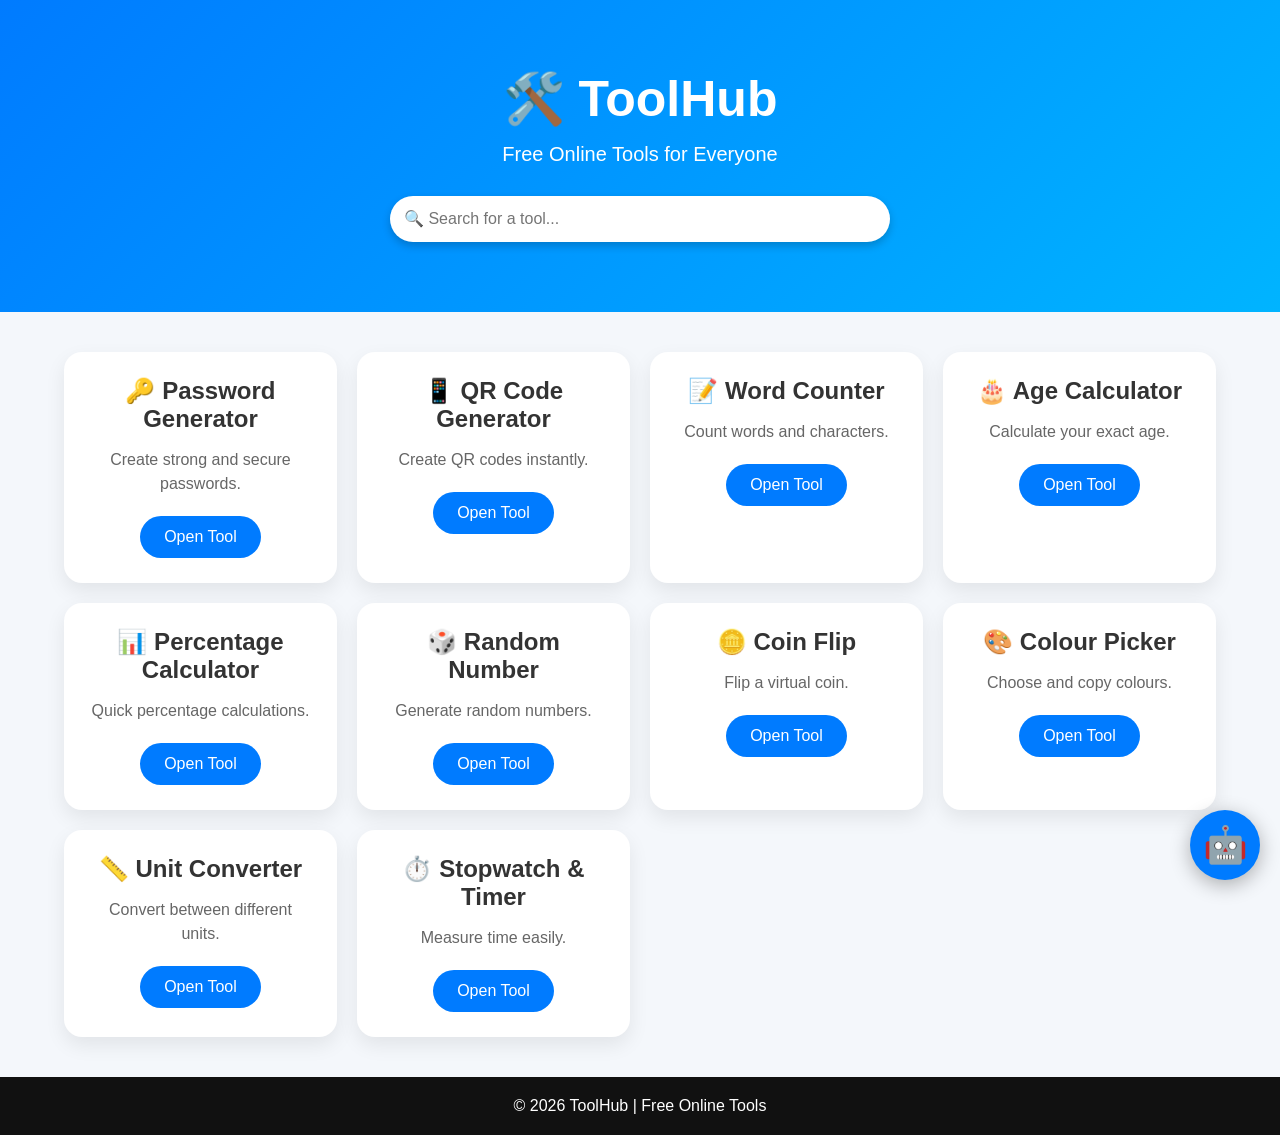
<file: Index.html>
<!DOCTYPE html>
<html lang="en">
<head>
    <meta charset="UTF-8">
    <meta name="viewport" content="width=device-width, initial-scale=1.0">
    <title>ToolHub - Free Online Tools</title>

    <link rel="stylesheet" href="style.css">
</head>
<body>

<header>

<div class="hero">

<h1>🛠️ ToolHub</h1>

<p>
Free Online Tools for Everyone
</p>

<input
type="text"
id="search"
placeholder="🔍 Search for a tool...">

</div>

</header>

<main>

    <div class="tool-card">
        <h2>🔑 Password Generator</h2>
        <p>Create strong and secure passwords.</p>
        <a href="tools/password.html" class="tool-btn">Open Tool</a>
    </div>

    <div class="tool-card">
        <h2>📱 QR Code Generator</h2>
        <p>Create QR codes instantly.</p>
        <a href="tools/qr.html" class="tool-btn">Open Tool</a>
    </div>

    <div class="tool-card">
        <h2>📝 Word Counter</h2>
        <p>Count words and characters.</p>
        <a href="tools/wordcounter.html" class="tool-btn">
Open Tool
</a>
    </div>

    <div class="tool-card">
        <h2>🎂 Age Calculator</h2>
        <p>Calculate your exact age.</p>
        <a href="tools/age.html" class="tool-btn">
Open Tool
</a>
    </div>

    <div class="tool-card">
        <h2>📊 Percentage Calculator</h2>
        <p>Quick percentage calculations.</p>
        <a href="tools/percentage.html" class="tool-btn">
Open Tool
</a>
    </div>

    <div class="tool-card">
        <h2>🎲 Random Number</h2>
        <p>Generate random numbers.</p>
        <a href="tools/random.html" class="tool-btn">
Open Tool
</a>
    </div>

    <div class="tool-card">
        <h2>🪙 Coin Flip</h2>
        <p>Flip a virtual coin.</p>
        <a href="tools/coin.html" class="tool-btn">
Open Tool
</a>
    </div>

    <div class="tool-card">
        <h2>🎨 Colour Picker</h2>
        <p>Choose and copy colours.</p>
        <a href="tools/color.html" class="tool-btn">
Open Tool
</a>
    </div>

    <div class="tool-card">
        <h2>📏 Unit Converter</h2>
        <p>Convert between different units.</p>
        <a href="tools/converter.html" class="tool-btn">
Open Tool
</a>
    </div>

    <div class="tool-card">
        <h2>⏱️ Stopwatch & Timer</h2>
        <p>Measure time easily.</p>
        <a href="tools/stopwatch.html" class="tool-btn">
Open Tool
</a>
    </div>

</main>

<footer>
    <p>© 2026 ToolHub | Free Online Tools</p>
</footer>
<div id="hubby">
    🤖
</div>

<div id="hubby-chat">
    <h3>🤖 Hubby</h3>
    <p>Hello! I'm Hubby.</p>
    <p>Need help finding a tool?</p>

    <button id="closeHubby">Close</button>
</div>
<script src="script.js"></script>

</body>
</html>
</file>
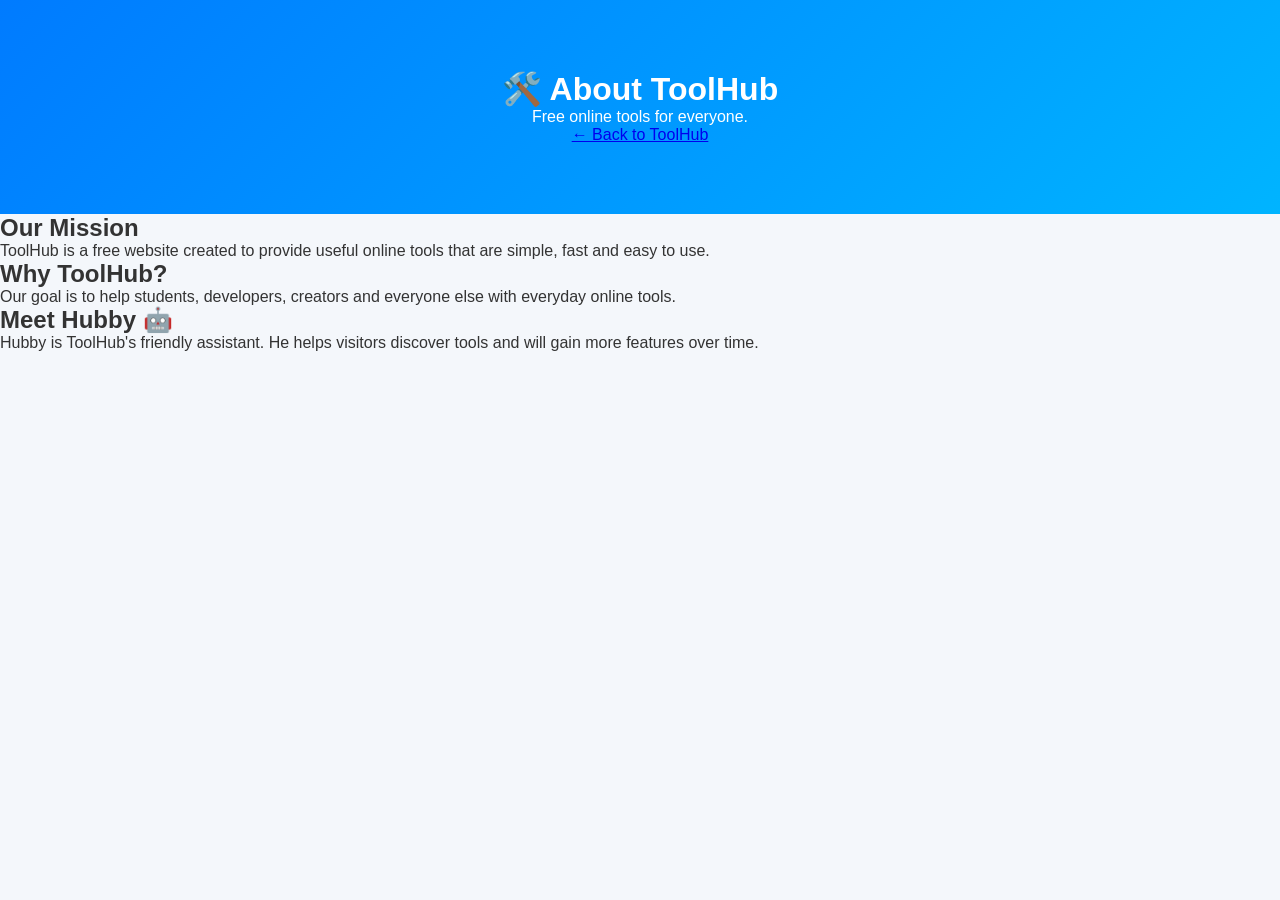
<file: about.html>
<!DOCTYPE html>
<html lang="en">
<head>
<meta charset="UTF-8">
<meta name="viewport" content="width=device-width, initial-scale=1.0">
<title>About ToolHub</title>

<link rel="stylesheet" href="style.css">

</head>
<body>

<header>

<h1>🛠️ About ToolHub</h1>

<p>Free online tools for everyone.</p>

<a href="index.html" class="home-btn">
← Back to ToolHub
</a>

</header>

<div class="container">

<h2>Our Mission</h2>

<p>
ToolHub is a free website created to provide useful online tools that are simple, fast and easy to use.
</p>

<h2>Why ToolHub?</h2>

<p>
Our goal is to help students, developers, creators and everyone else with everyday online tools.
</p>

<h2>Meet Hubby 🤖</h2>

<p>
Hubby is ToolHub's friendly assistant. He helps visitors discover tools and will gain more features over time.
</p>

</div>

</body>
</html>
</file>
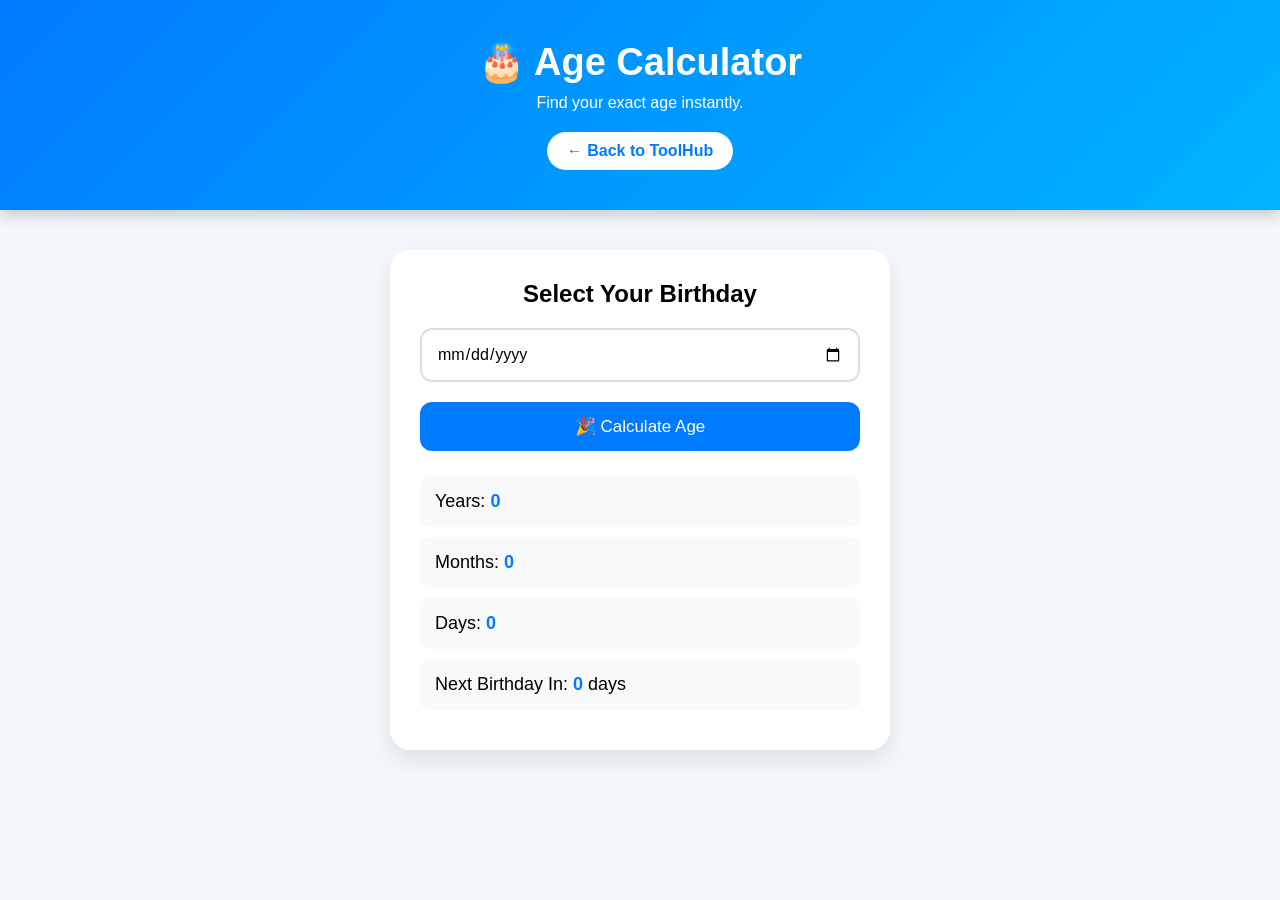
<file: age.html>
<!DOCTYPE html>
<html lang="en">
<head>

<meta charset="UTF-8">

<meta name="viewport"
content="width=device-width, initial-scale=1.0">

<title>Age Calculator | ToolHub</title>

<link rel="stylesheet"
href="age.css">

</head>

<body>

<header>

<h1>🎂 Age Calculator</h1>

<p>Find your exact age instantly.</p>

<a href="index.html"
class="home-btn">

← Back to ToolHub

</a>

</header>

<div class="container">

<h2>Select Your Birthday</h2>

<input
type="date"
id="birthDate">

<button
id="calculateBtn">

🎉 Calculate Age

</button>

<div id="result">

<p>Years:
<span id="years">0</span></p>

<p>Months:
<span id="months">0</span></p>

<p>Days:
<span id="days">0</span></p>

<p>Next Birthday In:
<span id="birthday">0</span>
days</p>

</div>

</div>

<script src="age.js"></script>

</body>
</html>
</file>
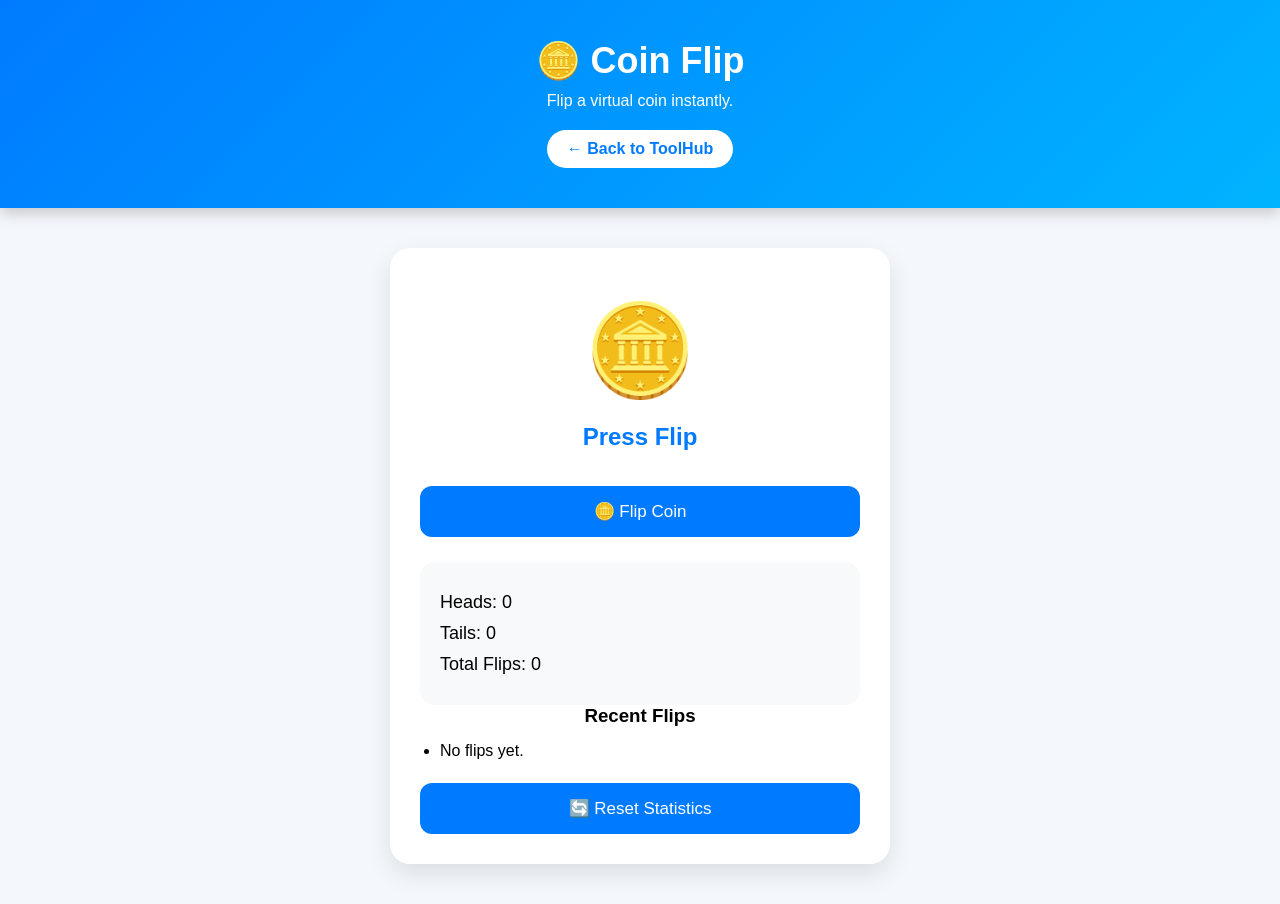
<file: coin.html>
<!DOCTYPE html>
<html lang="en">
<head>

<meta charset="UTF-8">
<meta name="viewport" content="width=device-width, initial-scale=1.0">

<title>Coin Flip | ToolHub</title>

<link rel="stylesheet" href="coin.css">

</head>
<body>

<header>

<h1>🪙 Coin Flip</h1>

<p>Flip a virtual coin instantly.</p>

<a href="index.html" class="home-btn">

← Back to ToolHub

</a>

</header>

<div class="container">

<div id="coin">

🪙

</div>

<h2 id="result">

Press Flip

</h2>

<button id="flipBtn">

🪙 Flip Coin

</button>

<div class="stats">

<p>Heads:
<span id="heads">0</span></p>

<p>Tails:
<span id="tails">0</span></p>

<p>Total Flips:
<span id="total">0</span></p>

</div>

<h3>Recent Flips</h3>

<ul id="history">

<li>No flips yet.</li>

</ul>

<button id="resetBtn">

🔄 Reset Statistics

</button>

</div>

<script src="coin.js"></script>

</body>
</html>
</file>
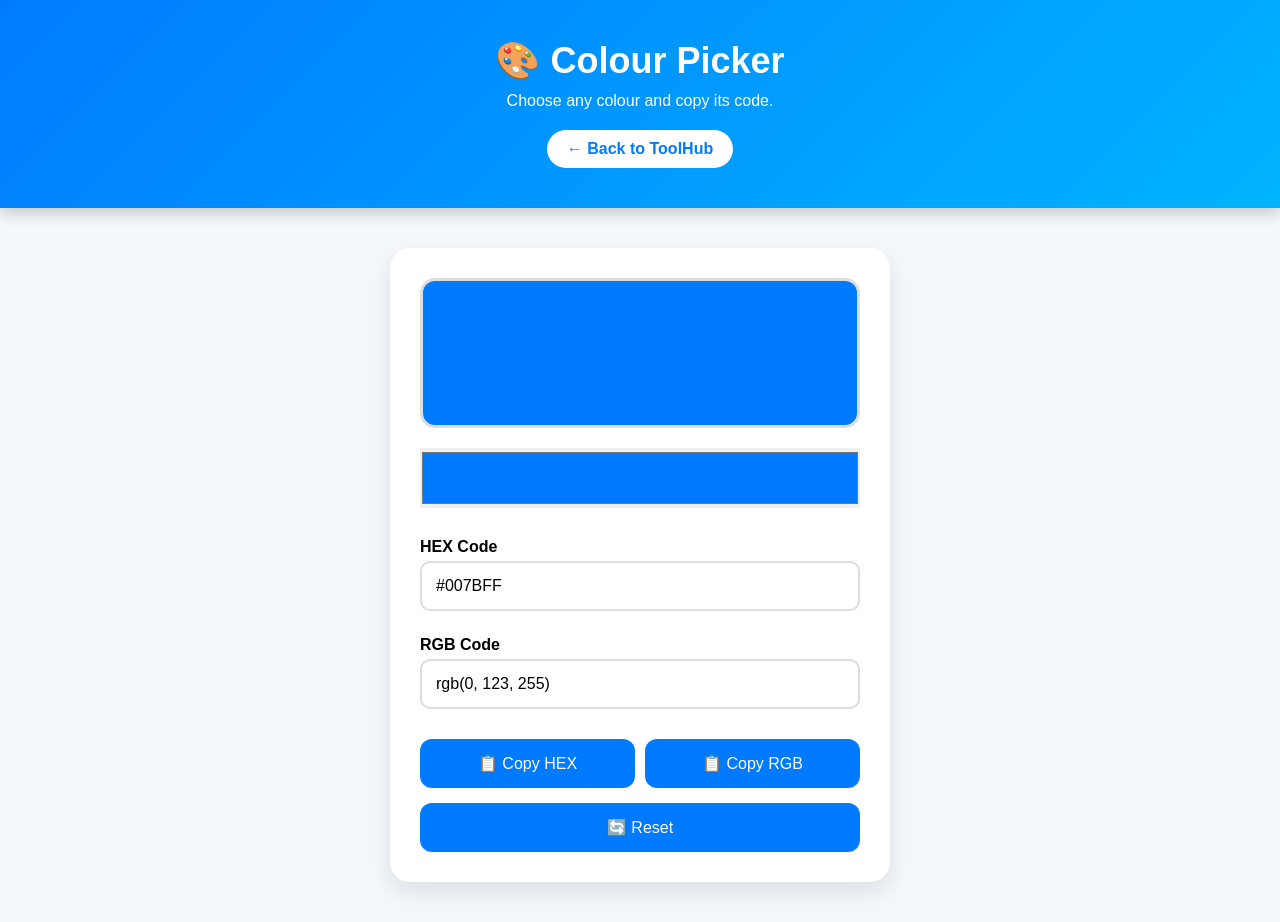
<file: color.html>
<!DOCTYPE html>
<html lang="en">
<head>

<meta charset="UTF-8">
<meta name="viewport" content="width=device-width, initial-scale=1.0">

<title>Colour Picker | ToolHub</title>

<link rel="stylesheet" href="color.css">

</head>
<body>

<header>

<h1>🎨 Colour Picker</h1>

<p>Choose any colour and copy its code.</p>

<a href="index.html" class="home-btn">

← Back to ToolHub

</a>

</header>

<div class="container">

<div id="preview"></div>

<input
type="color"
id="colorPicker"
value="#007bff">

<label>HEX Code</label>

<input
type="text"
id="hex"
readonly>

<label>RGB Code</label>

<input
type="text"
id="rgb"
readonly>

<div class="buttons">

<button id="copyHex">
📋 Copy HEX
</button>

<button id="copyRgb">
📋 Copy RGB
</button>

</div>

<button id="resetBtn">

🔄 Reset

</button>

</div>

<script src="color.js"></script>

</body>
</html>
</file>
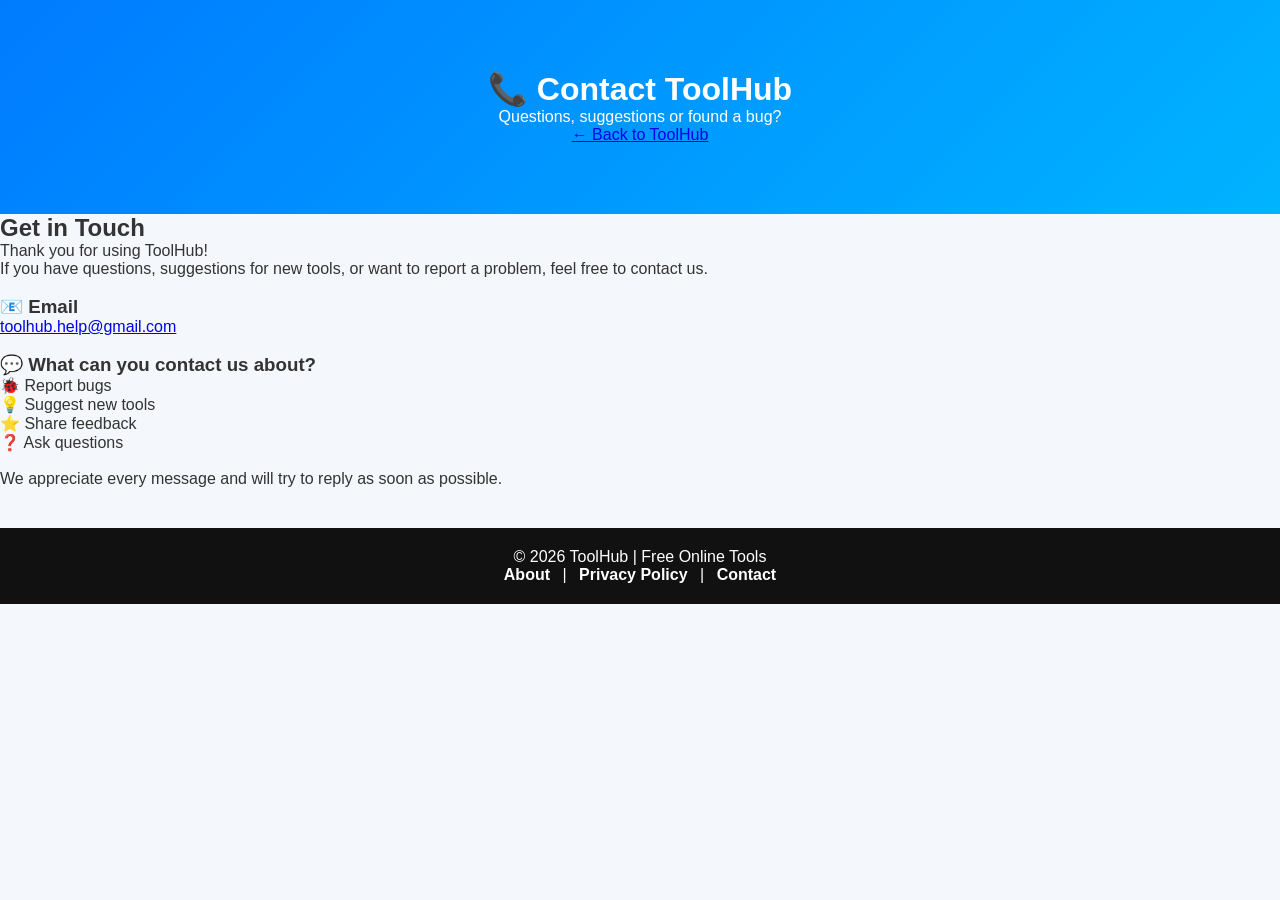
<file: contact.html>
<!DOCTYPE html>
<html lang="en">
<head>

<meta charset="UTF-8">

<meta name="viewport" content="width=device-width, initial-scale=1.0">

<title>Contact | ToolHub</title>

<link rel="stylesheet" href="style.css">

</head>

<body>

<header>

<h1>📞 Contact ToolHub</h1>

<p>Questions, suggestions or found a bug?</p>

<a href="index.html" class="home-btn">

← Back to ToolHub

</a>

</header>

<div class="container">

<h2>Get in Touch</h2>

<p>
Thank you for using ToolHub!
</p>

<p>
If you have questions, suggestions for new tools, or want to report a problem, feel free to contact us.
</p>

<br>

<h3>📧 Email</h3>

<p>
<a href="mailto:toolhub.help@gmail.com">
toolhub.help@gmail.com
</a>
</p>

<br>

<h3>💬 What can you contact us about?</h3>

<ul>
<li>🐞 Report bugs</li>
<li>💡 Suggest new tools</li>
<li>⭐ Share feedback</li>
<li>❓ Ask questions</li>
</ul>

<br>

<p>
We appreciate every message and will try to reply as soon as possible.
</p>

</div>

<footer>

<p>© 2026 ToolHub | Free Online Tools</p>

<p>

<a href="about.html">About</a> |

<a href="privacy.html">Privacy Policy</a> |

<a href="contact.html">Contact</a>

</p>

</footer>

</body>
</html>
</file>
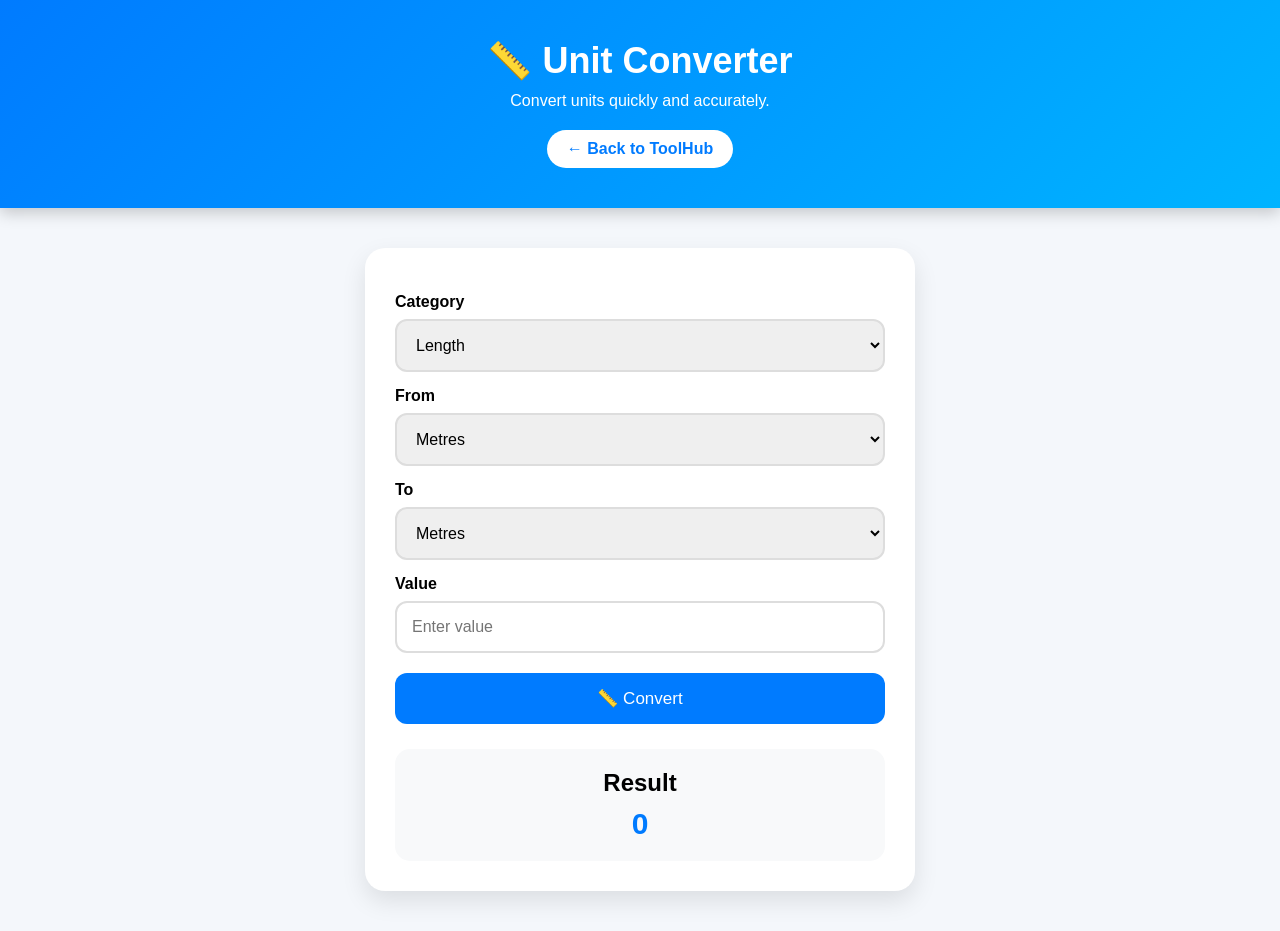
<file: converter.html>
<!DOCTYPE html>
<html lang="en">
<head>

<meta charset="UTF-8">
<meta name="viewport" content="width=device-width, initial-scale=1.0">

<title>Unit Converter | ToolHub</title>

<link rel="stylesheet" href="converter.css">

</head>
<body>

<header>

<h1>📏 Unit Converter</h1>

<p>Convert units quickly and accurately.</p>

<a href="index.html" class="home-btn">
← Back to ToolHub
</a>

</header>

<div class="container">

<label>Category</label>

<select id="category">

<option value="length">Length</option>
<option value="weight">Weight</option>
<option value="temperature">Temperature</option>
<option value="time">Time</option>

</select>

<label>From</label>

<select id="from"></select>

<label>To</label>

<select id="to"></select>

<label>Value</label>

<input
type="number"
id="value"
placeholder="Enter value">

<button id="convertBtn">

📏 Convert

</button>

<div id="result">

<h2>Result</h2>

<p id="answer">

0

</p>

</div>

</div>

<script src="converter.js"></script>

</body>
</html>
</file>
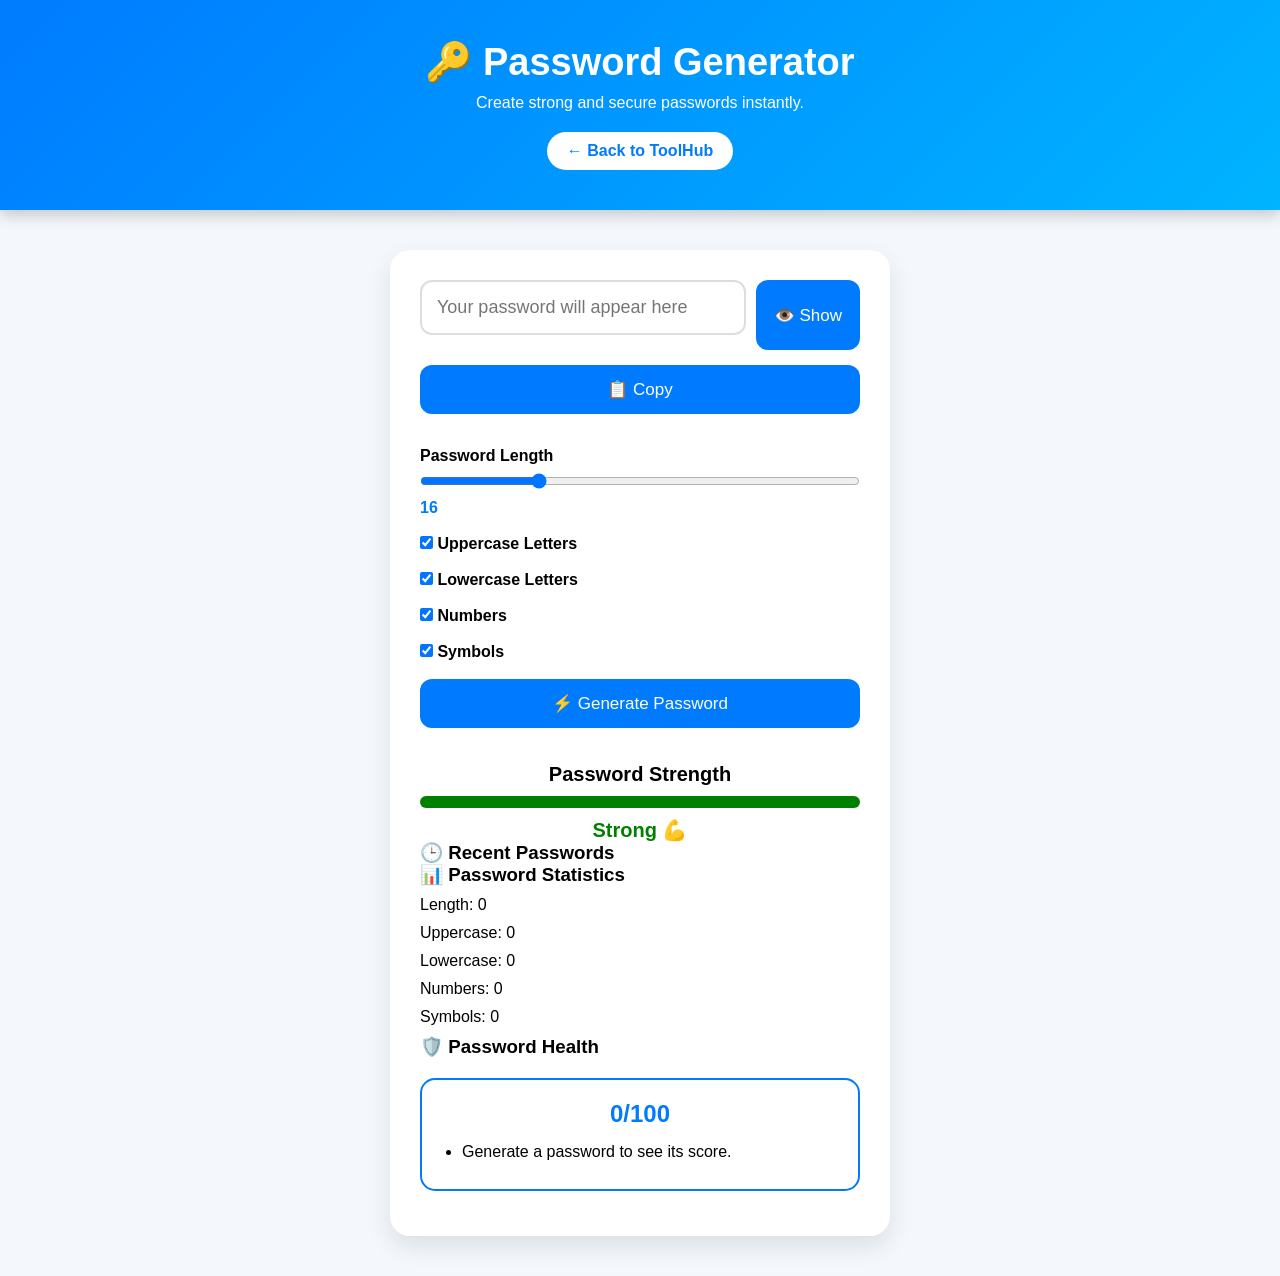
<file: password.html>
<!DOCTYPE html>
<html lang="en">
<head>
    <meta charset="UTF-8">
    <meta name="viewport" content="width=device-width, initial-scale=1.0">
    <title>Password Generator | ToolHub</title>
    <link rel="stylesheet" href="password.css">
</head>
<body>

<header>
    <h1>🔑 Password Generator</h1>
    <p>Create strong and secure passwords instantly.</p>
    <a href="index.html" class="home-btn">← Back to ToolHub</a>
</header>

<div class="container">

    <div class="password-box">
    <input type="password" id="password" readonly placeholder="Your password will appear here">
    <button id="togglePassword">👁️ Show</button>
</div>

    <button id="copy">📋 Copy</button>

    <div class="setting">
        <label>Password Length</label>
        <input type="range" id="length" min="4" max="50" value="16">
        <span id="lengthValue">16</span>
    </div>

    <div class="setting">
        <label><input type="checkbox" id="uppercase" checked> Uppercase Letters</label>
    </div>

    <div class="setting">
        <label><input type="checkbox" id="lowercase" checked> Lowercase Letters</label>
    </div>

    <div class="setting">
        <label><input type="checkbox" id="numbers" checked> Numbers</label>
    </div>

    <div class="setting">
        <label><input type="checkbox" id="symbols" checked> Symbols</label>
    </div>

    <button id="generate">⚡ Generate Password</button>

    <div class="strength">
    <p>Password Strength</p>

    <div class="strength-bar">
        <div id="strengthFill"></div>
    </div>

    <span id="strength">Strong 💪</span>
</div>
<h3>🕒 Recent Passwords</h3>
<h3>📊 Password Statistics</h3>

<div class="stats">

    <p>Length: <span id="statLength">0</span></p>

    <p>Uppercase: <span id="statUpper">0</span></p>

    <p>Lowercase: <span id="statLower">0</span></p>

    <p>Numbers: <span id="statNumber">0</span></p>

    <p>Symbols: <span id="statSymbol">0</span></p>

</div>
<h3>🛡️ Password Health</h3>

<div class="health-card">

    <h2><span id="healthScore">0</span>/100</h2>

    <ul id="healthTips">
        <li>Generate a password to see its score.</li>
    </ul>

</div>
<div id="history"></div>
</div>

<script src="password.js"></script>

</body>
</html>
</file>
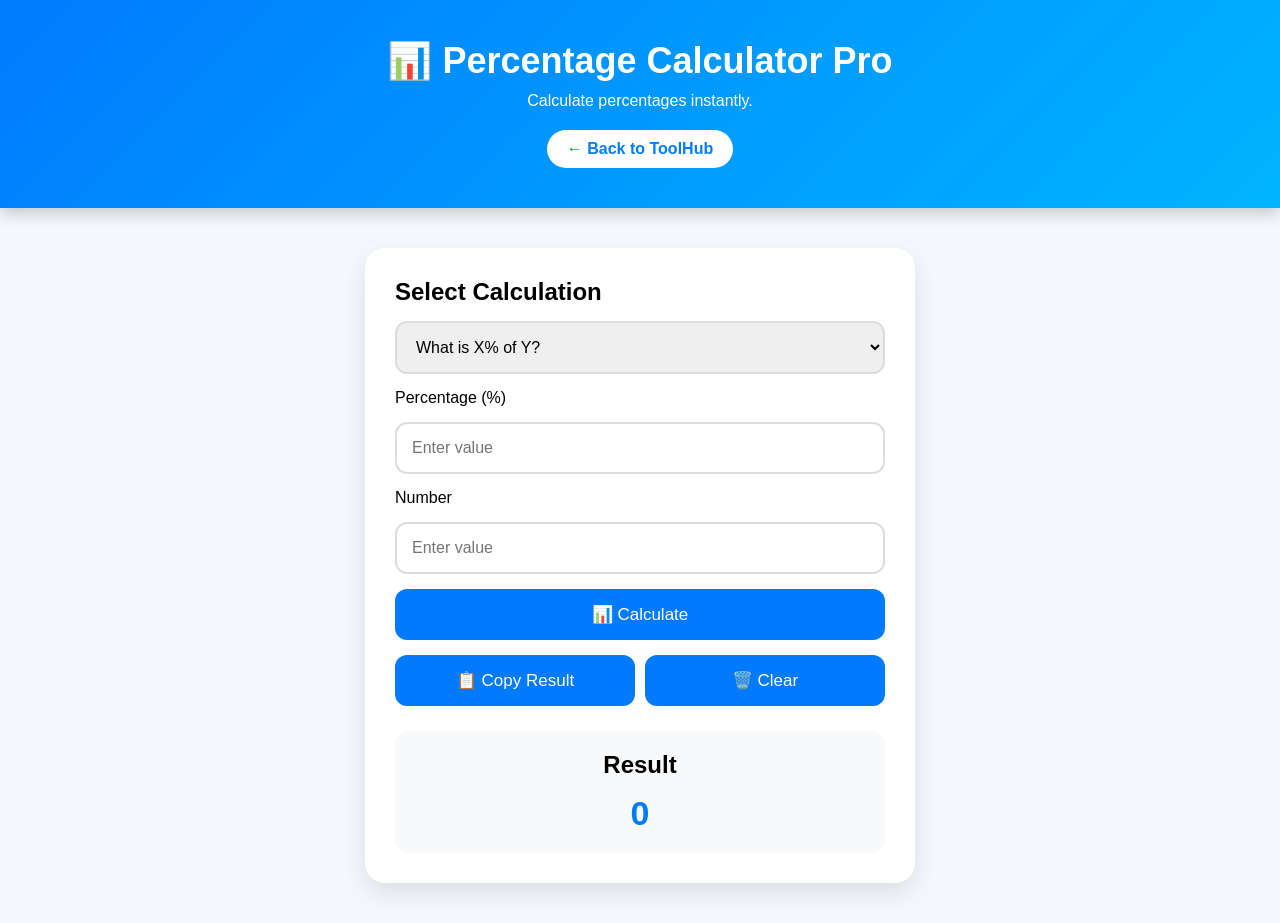
<file: percentage.html>
<!DOCTYPE html>
<html lang="en">
<head>

<meta charset="UTF-8">
<meta name="viewport" content="width=device-width, initial-scale=1.0">

<title>Percentage Calculator | ToolHub</title>

<link rel="stylesheet" href="percentage.css">

</head>
<body>

<header>

<h1>📊 Percentage Calculator Pro</h1>

<p>Calculate percentages instantly.</p>

<a href="index.html" class="home-btn">

← Back to ToolHub

</a>

</header>

<div class="container">

<h2>Select Calculation</h2>

<select id="calculatorType">

<option value="percentOf">
What is X% of Y?
</option>

<option value="whatPercent">
X is what % of Y?
</option>

<option value="increase">
Increase by %
</option>

<option value="decrease">
Decrease by %
</option>

<option value="discount">
Discount Calculator
</option>

<option value="markup">
Markup Calculator
</option>

<option value="score">
Exam Score
</option>

<option value="change">
Percentage Change
</option>

</select>

<label id="label1">Percentage</label>
<input
type="number"
id="value1"
placeholder="Enter value">

<label id="label2">Number</label>
<input
type="number"
id="value2"
placeholder="Enter value">

<button id="calculateBtn">

📊 Calculate

</button>
<div class="buttons">

<button id="copyBtn">
📋 Copy Result
</button>

<button id="clearBtn">
🗑️ Clear
</button>

</div>
<div id="result">

<h2>Result</h2>

<p id="answer">

0

</p>

</div>

</div>

<script src="percentage.js"></script>

</body>
</html>
</file>
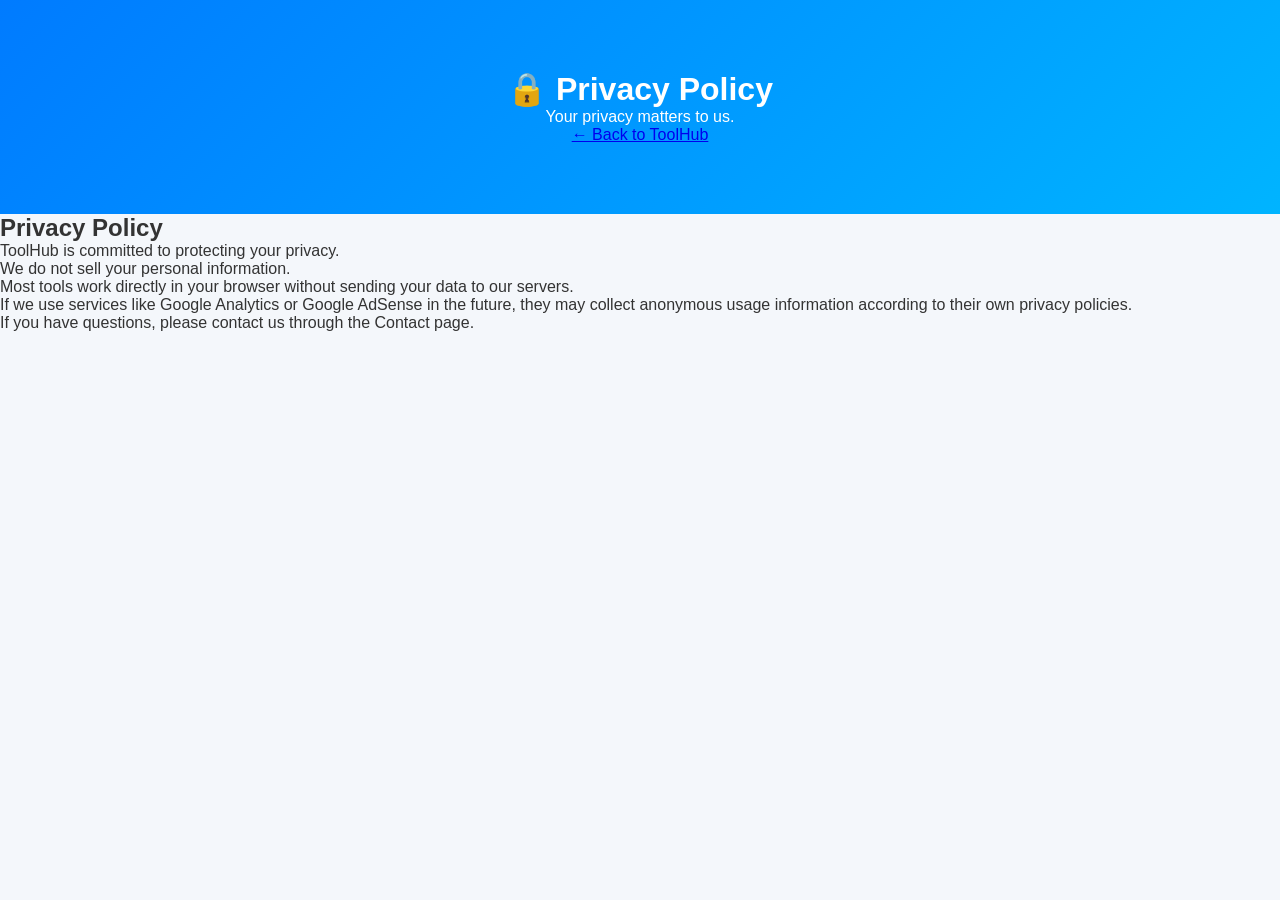
<file: privacy.html>
<!DOCTYPE html>
<html lang="en">
<head>
<meta charset="UTF-8">
<meta name="viewport" content="width=device-width, initial-scale=1.0">
<title>Privacy Policy | ToolHub</title>
<link rel="stylesheet" href="style.css">
</head>
<body>

<header>
<h1>🔒 Privacy Policy</h1>
<p>Your privacy matters to us.</p>

<a href="index.html" class="home-btn">
← Back to ToolHub
</a>
</header>

<div class="container">

<h2>Privacy Policy</h2>

<p>
ToolHub is committed to protecting your privacy.
</p>

<p>
We do not sell your personal information.
</p>

<p>
Most tools work directly in your browser without sending your data to our servers.
</p>

<p>
If we use services like Google Analytics or Google AdSense in the future, they may collect anonymous usage information according to their own privacy policies.
</p>

<p>
If you have questions, please contact us through the Contact page.
</p>

</div>

</body>
</html>
</file>
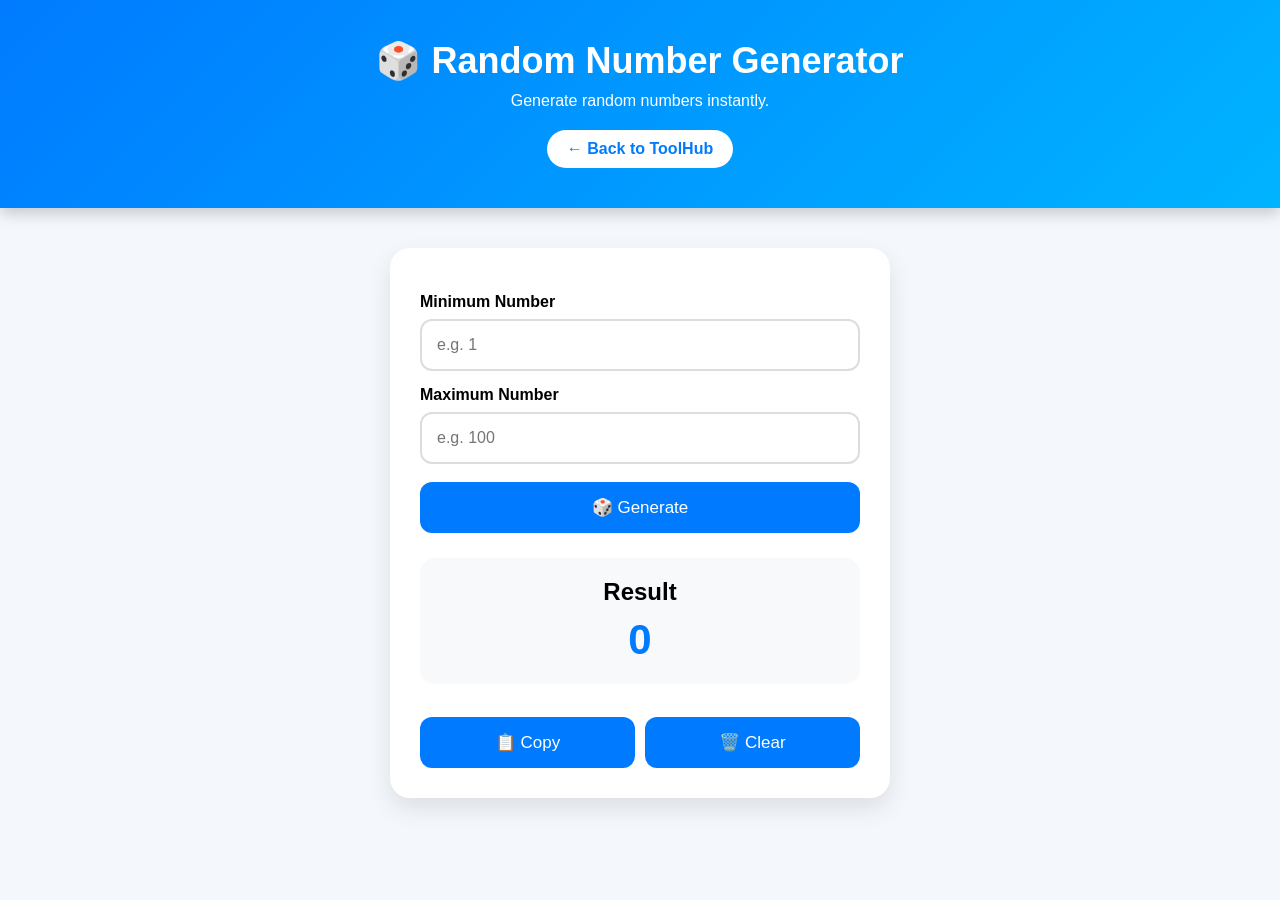
<file: random.html>
<!DOCTYPE html>
<html lang="en">
<head>

<meta charset="UTF-8">
<meta name="viewport" content="width=device-width, initial-scale=1.0">

<title>Random Number Generator | ToolHub</title>

<link rel="stylesheet" href="random.css">

</head>
<body>

<header>

<h1>🎲 Random Number Generator</h1>

<p>Generate random numbers instantly.</p>

<a href="index.html" class="home-btn">

← Back to ToolHub

</a>

</header>

<div class="container">

<label>Minimum Number</label>

<input
type="number"
id="min"
placeholder="e.g. 1">

<label>Maximum Number</label>

<input
type="number"
id="max"
placeholder="e.g. 100">

<button id="generateBtn">

🎲 Generate

</button>

<div id="result">

<h2>Result</h2>

<p id="answer">

0

</p>

</div>

<div class="buttons">

<button id="copyBtn">

📋 Copy

</button>

<button id="clearBtn">

🗑️ Clear

</button>

</div>

</div>

<script src="random.js"></script>

</body>
</html>
</file>
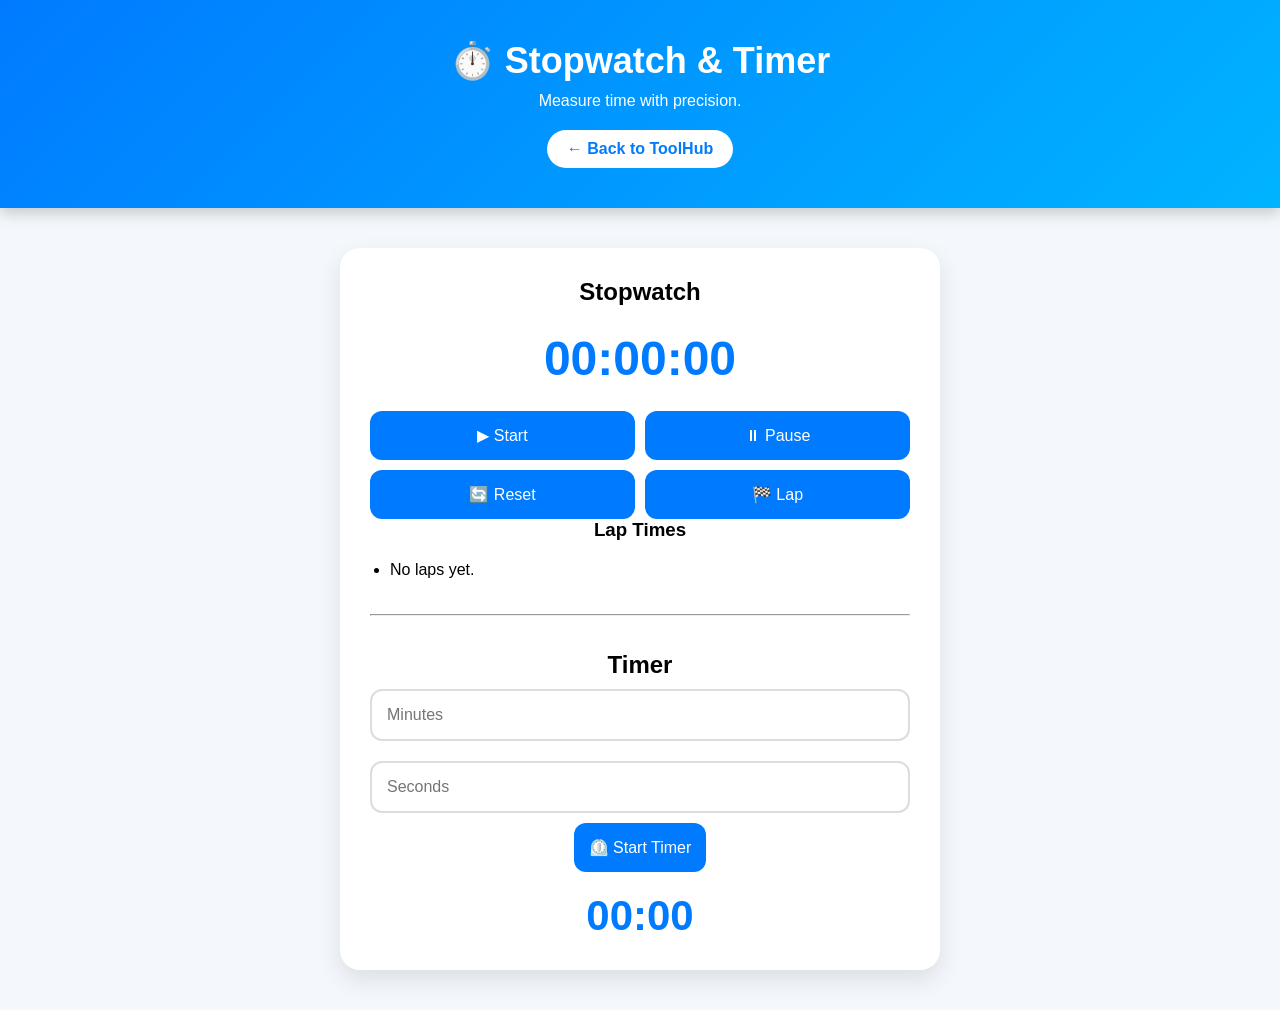
<file: stopwatch.html>
<!DOCTYPE html>
<html lang="en">
<head>

<meta charset="UTF-8">

<meta name="viewport"
content="width=device-width, initial-scale=1.0">

<title>Stopwatch & Timer | ToolHub</title>

<link rel="stylesheet"
href="stopwatch.css">

</head>

<body>

<header>

<h1>⏱️ Stopwatch & Timer</h1>

<p>Measure time with precision.</p>

<a href="index.html"
class="home-btn">

← Back to ToolHub

</a>

</header>

<div class="container">

<h2>Stopwatch</h2>

<div id="display">

00:00:00

</div>

<div class="buttons">

<button id="startBtn">
▶ Start
</button>

<button id="pauseBtn">
⏸ Pause
</button>

<button id="resetBtn">
🔄 Reset
</button>

<button id="lapBtn">
🏁 Lap
</button>

</div>

<h3>Lap Times</h3>

<ul id="laps">

<li>No laps yet.</li>

</ul>

<hr>

<h2>Timer</h2>

<input
type="number"
id="minutes"
placeholder="Minutes">

<input
type="number"
id="seconds"
placeholder="Seconds">

<button id="timerBtn">

⏲️ Start Timer

</button>

<div id="timerDisplay">

00:00

</div>

</div>

<script src="stopwatch.js"></script>

</body>
</html>
</file>
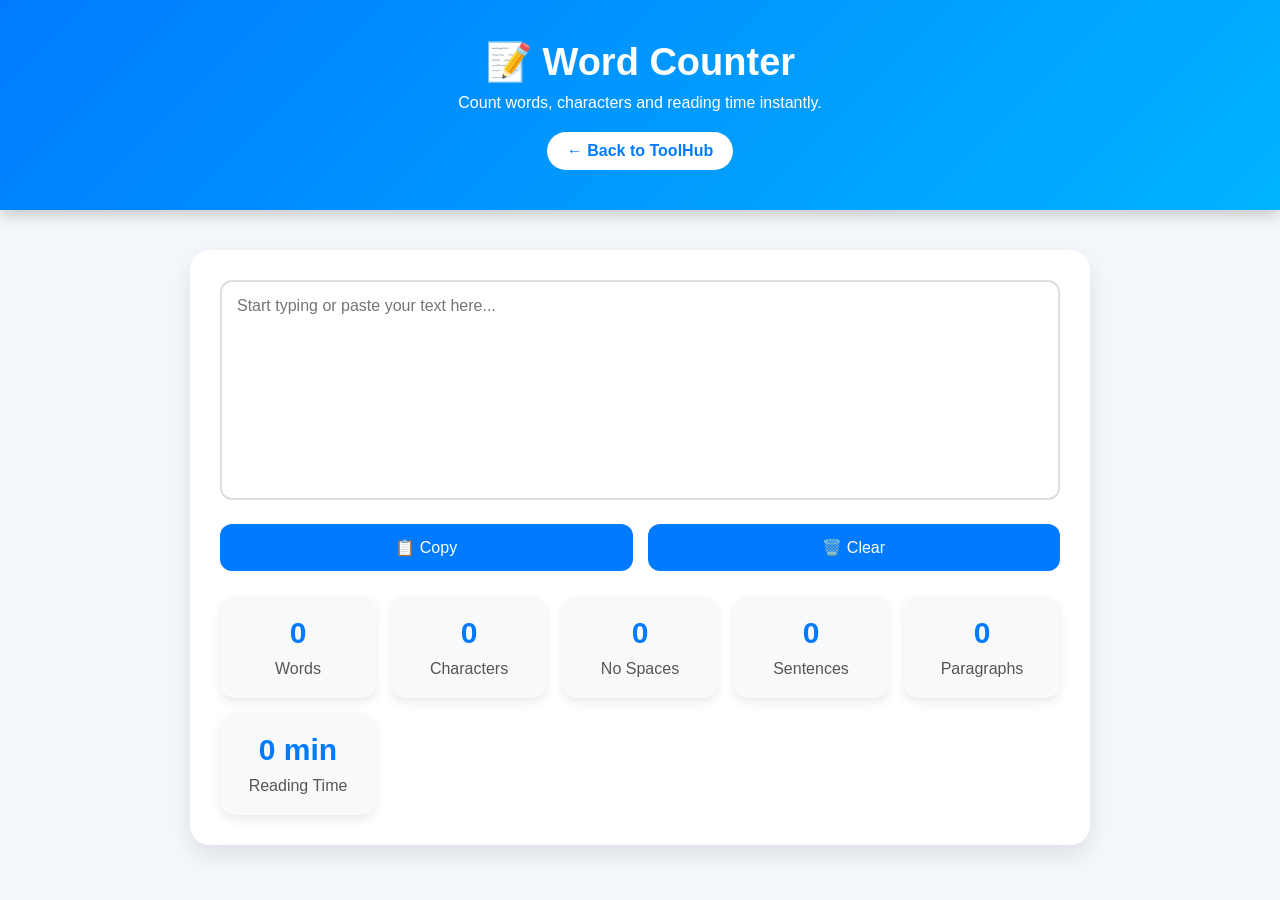
<file: wordcounter.html>
<!DOCTYPE html>
<html lang="en">
<head>
<meta charset="UTF-8">
<meta name="viewport" content="width=device-width, initial-scale=1.0">

<title>Word Counter | ToolHub</title>

<link rel="stylesheet" href="wordcounter.css">

</head>
<body>

<header>

<h1>📝 Word Counter</h1>

<p>Count words, characters and reading time instantly.</p>

<a href="index.html" class="home-btn">
← Back to ToolHub
</a>

</header>

<div class="container">

<textarea
id="text"
placeholder="Start typing or paste your text here..."></textarea>

<div class="buttons">

<button id="copyBtn">
📋 Copy
</button>

<button id="clearBtn">
🗑️ Clear
</button>

</div>

<div class="stats">

<div class="card">
<h3 id="words">0</h3>
<p>Words</p>
</div>

<div class="card">
<h3 id="characters">0</h3>
<p>Characters</p>
</div>

<div class="card">
<h3 id="noSpaces">0</h3>
<p>No Spaces</p>
</div>

<div class="card">
<h3 id="sentences">0</h3>
<p>Sentences</p>
</div>

<div class="card">
<h3 id="paragraphs">0</h3>
<p>Paragraphs</p>
</div>

<div class="card">
<h3 id="reading">0 min</h3>
<p>Reading Time</p>
</div>

</div>

</div>

<script src="wordcounter.js"></script>

</body>
</html>
</file>
<file: style.css>
*{
    margin:0;
    padding:0;
    box-sizing:border-box;
    font-family:Arial, Helvetica, sans-serif;
}

body{
    background:#f4f7fb;
    color:#333;
}

/* Header */
header{

background:linear-gradient(135deg,#007bff,#00b4ff);

padding:70px 20px;

text-align:center;

color:white;

}

.hero h1{

font-size:50px;

margin-bottom:15px;

}

.hero p{

font-size:20px;

margin-bottom:30px;

}

#search{

width:90%;

max-width:450px;

padding:16px;

border:none;

border-radius:30px;

font-size:17px;

outline:none;

}

#search{
    width:90%;
    max-width:500px;
    padding:14px;
    border:none;
    border-radius:30px;
    font-size:16px;
    outline:none;
    box-shadow:0 4px 8px rgba(0,0,0,.2);
}

/* Tool Grid */
main{
    width:90%;
    max-width:1200px;
    margin:40px auto;
    display:grid;
    grid-template-columns:repeat(auto-fit,minmax(260px,1fr));
    gap:20px;
}

/* Cards */
.tool-card{
    background:white;
    border-radius:18px;
    padding:25px;
    text-align:center;
    box-shadow:0 8px 20px rgba(0,0,0,.08);
    transition:.3s;
}

.tool-card:hover{
    transform:translateY(-8px);
    box-shadow:0 15px 30px rgba(0,123,255,.25);
}

.tool-card h2{
    margin-bottom:15px;
}

.tool-card p{
    color:#666;
    margin-bottom:20px;
    line-height:1.5;
}

.tool-card button{
    background:#007bff;
    color:white;
    border:none;
    padding:12px 24px;
    border-radius:30px;
    cursor:pointer;
    font-size:16px;
    transition:.3s;
}

.tool-card button:hover{
    background:#0056d2;
    transform:scale(1.05);
}

/* Footer */
footer{
    background:#111;
    color:white;
    text-align:center;
    padding:20px;
    margin-top:40px;
}
.tool-btn{
    display:inline-block;
    background:#007bff;
    color:white;
    text-decoration:none;
    padding:12px 24px;
    border-radius:30px;
    transition:.3s;
}

.tool-btn:hover{
    background:#0056d2;
    transform:scale(1.05);
}
/* Hubby */

#hubby{
    position:fixed;
    bottom:20px;
    right:20px;
    width:70px;
    height:70px;
    background:#007bff;
    border-radius:50%;
    display:flex;
    justify-content:center;
    align-items:center;
    font-size:36px;
    cursor:pointer;
    box-shadow:0 5px 20px rgba(0,0,0,.3);
    z-index:999;
}

#hubby-chat{
    position:fixed;
    bottom:100px;
    right:20px;
    width:260px;
    background:white;
    border-radius:15px;
    padding:20px;
    box-shadow:0 10px 30px rgba(0,0,0,.2);
    display:none;
    z-index:1000;
}

#hubby-chat button{
    width:100%;
    margin-top:15px;
}
textarea{
    width:100%;
    padding:15px;
    border:2px solid #ddd;
    border-radius:12px;
    font-size:16px;
    resize:vertical;
    margin-top:10px;
    margin-bottom:15px;
}
footer a{
    color:white;
    text-decoration:none;
    margin:0 8px;
    font-weight:bold;
}

footer a:hover{
    text-decoration:underline;
}
#visitor-counter{
    display:inline-block;
    margin:20px 0;
    padding:12px 24px;
    background:rgba(255,255,255,0.2);
    color:white;
    border-radius:30px;
    font-size:18px;
    font-weight:bold;
}
</file>
<file: age.css>
*{
    margin:0;
    padding:0;
    box-sizing:border-box;
    font-family:Arial, Helvetica, sans-serif;
}

body{
    background:#f4f7fb;
    display:flex;
    flex-direction:column;
    align-items:center;
    min-height:100vh;
}

header{
    width:100%;
    background:linear-gradient(135deg,#007bff,#00b4ff);
    color:white;
    text-align:center;
    padding:40px 20px;
    box-shadow:0 5px 15px rgba(0,0,0,.2);
}

header h1{
    font-size:38px;
    margin-bottom:10px;
}

header p{
    margin-bottom:20px;
}

.home-btn{
    display:inline-block;
    background:white;
    color:#007bff;
    text-decoration:none;
    padding:10px 20px;
    border-radius:30px;
    font-weight:bold;
    transition:.3s;
}

.home-btn:hover{
    transform:scale(1.05);
}

.container{
    width:90%;
    max-width:500px;
    background:white;
    margin:40px auto;
    padding:30px;
    border-radius:20px;
    box-shadow:0 10px 25px rgba(0,0,0,.1);
    text-align:center;
}

input{
    width:100%;
    padding:15px;
    font-size:16px;
    border:2px solid #ddd;
    border-radius:12px;
    margin:20px 0;
}

button{
    width:100%;
    padding:14px;
    border:none;
    border-radius:12px;
    background:#007bff;
    color:white;
    font-size:17px;
    cursor:pointer;
    transition:.3s;
}

button:hover{
    background:#005fd1;
}

#result{
    margin-top:25px;
    text-align:left;
}

#result p{
    background:#f8f9fa;
    padding:15px;
    border-radius:10px;
    margin-bottom:10px;
    font-size:18px;
}

#result span{
    font-weight:bold;
    color:#007bff;
}
</file>
<file: coin.css>
*{
    margin:0;
    padding:0;
    box-sizing:border-box;
    font-family:Arial, Helvetica, sans-serif;
}

body{
    background:#f4f7fb;
    display:flex;
    flex-direction:column;
    align-items:center;
    min-height:100vh;
}

header{
    width:100%;
    background:linear-gradient(135deg,#007bff,#00b4ff);
    color:white;
    text-align:center;
    padding:40px 20px;
    box-shadow:0 5px 15px rgba(0,0,0,.2);
}

header h1{
    font-size:36px;
    margin-bottom:10px;
}

header p{
    margin-bottom:20px;
}

.home-btn{
    display:inline-block;
    background:white;
    color:#007bff;
    text-decoration:none;
    padding:10px 20px;
    border-radius:30px;
    font-weight:bold;
}

.container{
    width:90%;
    max-width:500px;
    background:white;
    margin:40px auto;
    padding:30px;
    border-radius:20px;
    box-shadow:0 10px 25px rgba(0,0,0,.1);
    text-align:center;
}

#coin{
    font-size:90px;
    margin:20px 0;
}

#result{
    color:#007bff;
    margin-bottom:20px;
}

button{
    width:100%;
    padding:15px;
    border:none;
    border-radius:12px;
    background:#007bff;
    color:white;
    font-size:17px;
    cursor:pointer;
    margin-top:15px;
}

button:hover{
    background:#005fd1;
}

.stats{
    margin-top:25px;
    background:#f8f9fa;
    padding:20px;
    border-radius:15px;
    text-align:left;
}

.stats p{
    margin:10px 0;
    font-size:18px;
}

#history{
    margin-top:15px;
    text-align:left;
    padding-left:20px;
}

#history li{
    margin-bottom:8px;
}
</file>
<file: color.css>
*{
    margin:0;
    padding:0;
    box-sizing:border-box;
    font-family:Arial, Helvetica, sans-serif;
}

body{
    background:#f4f7fb;
    display:flex;
    flex-direction:column;
    align-items:center;
    min-height:100vh;
}

header{
    width:100%;
    background:linear-gradient(135deg,#007bff,#00b4ff);
    color:white;
    text-align:center;
    padding:40px 20px;
    box-shadow:0 5px 15px rgba(0,0,0,.2);
}

header h1{
    font-size:36px;
    margin-bottom:10px;
}

header p{
    margin-bottom:20px;
}

.home-btn{
    display:inline-block;
    background:white;
    color:#007bff;
    text-decoration:none;
    padding:10px 20px;
    border-radius:30px;
    font-weight:bold;
}

.container{
    width:90%;
    max-width:500px;
    background:white;
    margin:40px auto;
    padding:30px;
    border-radius:20px;
    box-shadow:0 10px 25px rgba(0,0,0,.1);
}

#preview{
    width:100%;
    height:150px;
    background:#007bff;
    border-radius:15px;
    margin-bottom:20px;
    border:3px solid #ddd;
}

input[type="color"]{
    width:100%;
    height:60px;
    border:none;
    cursor:pointer;
    margin-bottom:20px;
}

label{
    display:block;
    margin:10px 0 5px;
    font-weight:bold;
}

input[type="text"]{
    width:100%;
    padding:14px;
    border:2px solid #ddd;
    border-radius:10px;
    margin-bottom:15px;
    font-size:16px;
}

.buttons{
    display:flex;
    gap:10px;
}

.buttons button{
    flex:1;
}

button{
    width:100%;
    padding:15px;
    margin-top:15px;
    background:#007bff;
    color:white;
    border:none;
    border-radius:12px;
    font-size:16px;
    cursor:pointer;
}

button:hover{
    background:#005fd1;
}
</file>
<file: converter.css>
*{
    margin:0;
    padding:0;
    box-sizing:border-box;
    font-family:Arial, Helvetica, sans-serif;
}

body{
    background:#f4f7fb;
    display:flex;
    flex-direction:column;
    align-items:center;
    min-height:100vh;
}

header{
    width:100%;
    background:linear-gradient(135deg,#007bff,#00b4ff);
    color:white;
    text-align:center;
    padding:40px 20px;
    box-shadow:0 5px 15px rgba(0,0,0,.2);
}

header h1{
    font-size:36px;
    margin-bottom:10px;
}

header p{
    margin-bottom:20px;
}

.home-btn{
    display:inline-block;
    background:white;
    color:#007bff;
    text-decoration:none;
    padding:10px 20px;
    border-radius:30px;
    font-weight:bold;
}

.container{
    width:90%;
    max-width:550px;
    background:white;
    margin:40px auto;
    padding:30px;
    border-radius:20px;
    box-shadow:0 10px 25px rgba(0,0,0,.1);
}

label{
    display:block;
    margin:15px 0 8px;
    font-weight:bold;
}

select,
input{
    width:100%;
    padding:15px;
    border:2px solid #ddd;
    border-radius:12px;
    font-size:16px;
}

button{
    width:100%;
    padding:15px;
    margin-top:20px;
    background:#007bff;
    color:white;
    border:none;
    border-radius:12px;
    font-size:17px;
    cursor:pointer;
}

button:hover{
    background:#005fd1;
}

#result{
    margin-top:25px;
    background:#f8f9fa;
    padding:20px;
    border-radius:15px;
    text-align:center;
}

#answer{
    font-size:30px;
    color:#007bff;
    font-weight:bold;
    margin-top:10px;
}
</file>
<file: password.css>
*{
    margin:0;
    padding:0;
    box-sizing:border-box;
    font-family:Arial, Helvetica, sans-serif;
}

body{
    background:#f4f7fb;
    display:flex;
    flex-direction:column;
    align-items:center;
    min-height:100vh;
}

header{
    width:100%;
    background:linear-gradient(135deg,#007bff,#00b4ff);
    color:white;
    text-align:center;
    padding:40px 20px;
    box-shadow:0 5px 15px rgba(0,0,0,.2);
}

header h1{
    font-size:38px;
    margin-bottom:10px;
}

header p{
    margin-bottom:20px;
}

.home-btn{
    display:inline-block;
    background:white;
    color:#007bff;
    text-decoration:none;
    padding:10px 20px;
    border-radius:30px;
    font-weight:bold;
    transition:.3s;
}

.home-btn:hover{
    transform:scale(1.05);
}

.container{
    background:white;
    width:90%;
    max-width:500px;
    margin:40px auto;
    padding:30px;
    border-radius:20px;
    box-shadow:0 10px 25px rgba(0,0,0,.1);
}

#password{
    width:100%;
    padding:15px;
    font-size:18px;
    border:2px solid #ddd;
    border-radius:12px;
    margin-bottom:15px;
}

button{
    width:100%;
    padding:14px;
    border:none;
    border-radius:12px;
    background:#007bff;
    color:white;
    font-size:17px;
    cursor:pointer;
    transition:.3s;
    margin-bottom:15px;
}

button:hover{
    background:#005fd1;
    transform:translateY(-2px);
}

.setting{
    margin:18px 0;
}

.setting label{
    display:block;
    margin-bottom:8px;
    font-weight:bold;
}

#length{
    width:100%;
}

#lengthValue{
    display:inline-block;
    margin-top:6px;
    color:#007bff;
    font-weight:bold;
}

.strength{
    text-align:center;
    font-size:20px;
    font-weight:bold;
    margin-top:20px;
}

#strength{
    color:green;
}
.password-box{
    display:flex;
    gap:10px;
    margin-bottom:15px;
}

.password-box input{
    flex:1;
}

#togglePassword{
    width:auto;
    padding:12px 18px;
    margin:0;
}
.strength{
    margin-top:20px;
}

.strength p{
    margin-bottom:10px;
    font-weight:bold;
}

.strength-bar{
    width:100%;
    height:12px;
    background:#ddd;
    border-radius:20px;
    overflow:hidden;
    margin-bottom:10px;
}

#strengthFill{
    width:100%;
    height:100%;
    background:green;
    transition:.4s;
}
#history{
    margin-top:15px;
}

.history-item{
    background:#f4f7fb;
    padding:12px;
    border-radius:10px;
    margin-bottom:10px;
    cursor:pointer;
    word-break:break-all;
    transition:.3s;
    border:1px solid #ddd;
}

.history-item:hover{
    background:#007bff;
    color:white;
}⁰
.stats{
    margin-top:20px;
    background:#f8f9fa;
    padding:20px;
    border-radius:12px;
    border:1px solid #ddd;
}

.stats p{
    margin:10px 0;
    font-size:16px;
}
.health-card{
    margin-top:20px;
    background:white;
    border:2px solid #007bff;
    border-radius:15px;
    padding:20px;
}

.health-card h2{
    text-align:center;
    color:#007bff;
    margin-bottom:15px;
}

#healthTips{
    padding-left:20px;
}

#healthTips li{
    margin-bottom:8px;
}
</file>
<file: percentage.css>
*{
    margin:0;
    padding:0;
    box-sizing:border-box;
    font-family:Arial, Helvetica, sans-serif;
}

body{
    background:#f4f7fb;
    display:flex;
    flex-direction:column;
    align-items:center;
    min-height:100vh;
}

header{
    width:100%;
    background:linear-gradient(135deg,#007bff,#00b4ff);
    color:white;
    text-align:center;
    padding:40px 20px;
    box-shadow:0 5px 15px rgba(0,0,0,.2);
}

header h1{
    font-size:36px;
    margin-bottom:10px;
}

header p{
    margin-bottom:20px;
}

.home-btn{
    display:inline-block;
    background:white;
    color:#007bff;
    text-decoration:none;
    padding:10px 20px;
    border-radius:30px;
    font-weight:bold;
}

.container{
    width:90%;
    max-width:550px;
    background:white;
    margin:40px auto;
    padding:30px;
    border-radius:20px;
    box-shadow:0 10px 25px rgba(0,0,0,.1);
}

select,
input{
    width:100%;
    padding:15px;
    margin:15px 0;
    border:2px solid #ddd;
    border-radius:12px;
    font-size:16px;
}

button{
    width:100%;
    padding:15px;
    background:#007bff;
    color:white;
    border:none;
    border-radius:12px;
    cursor:pointer;
    font-size:17px;
    transition:.3s;
}

button:hover{
    background:#005fd1;
}

#result{
    margin-top:25px;
    text-align:center;
    background:#f8f9fa;
    border-radius:15px;
    padding:20px;
}

#answer{
    font-size:34px;
    color:#007bff;
    font-weight:bold;
    margin-top:15px;
}
.buttons{
    display:flex;
    gap:10px;
    margin-top:15px;
}

.buttons button{
    flex:1;
}
</file>
<file: random.css>
*{
    margin:0;
    padding:0;
    box-sizing:border-box;
    font-family:Arial, Helvetica, sans-serif;
}

body{
    background:#f4f7fb;
    display:flex;
    flex-direction:column;
    align-items:center;
    min-height:100vh;
}

header{
    width:100%;
    background:linear-gradient(135deg,#007bff,#00b4ff);
    color:white;
    text-align:center;
    padding:40px 20px;
    box-shadow:0 5px 15px rgba(0,0,0,.2);
}

header h1{
    font-size:36px;
    margin-bottom:10px;
}

header p{
    margin-bottom:20px;
}

.home-btn{
    display:inline-block;
    background:white;
    color:#007bff;
    text-decoration:none;
    padding:10px 20px;
    border-radius:30px;
    font-weight:bold;
}

.container{
    width:90%;
    max-width:500px;
    background:white;
    margin:40px auto;
    padding:30px;
    border-radius:20px;
    box-shadow:0 10px 25px rgba(0,0,0,.1);
}

label{
    display:block;
    margin-top:15px;
    margin-bottom:8px;
    font-weight:bold;
}

input{
    width:100%;
    padding:15px;
    border:2px solid #ddd;
    border-radius:12px;
    font-size:16px;
}

button{
    width:100%;
    padding:15px;
    margin-top:18px;
    border:none;
    border-radius:12px;
    background:#007bff;
    color:white;
    font-size:17px;
    cursor:pointer;
}

button:hover{
    background:#005fd1;
}

#result{
    margin-top:25px;
    background:#f8f9fa;
    padding:20px;
    border-radius:15px;
    text-align:center;
}

#answer{
    font-size:42px;
    color:#007bff;
    font-weight:bold;
    margin-top:10px;
}

.buttons{
    display:flex;
    gap:10px;
    margin-top:15px;
}

.buttons button{
    flex:1;
}
</file>
<file: stopwatch.css>
*{
    margin:0;
    padding:0;
    box-sizing:border-box;
    font-family:Arial, Helvetica, sans-serif;
}

body{
    background:#f4f7fb;
    display:flex;
    flex-direction:column;
    align-items:center;
    min-height:100vh;
}

header{
    width:100%;
    background:linear-gradient(135deg,#007bff,#00b4ff);
    color:white;
    text-align:center;
    padding:40px 20px;
    box-shadow:0 5px 15px rgba(0,0,0,.2);
}

header h1{
    font-size:36px;
    margin-bottom:10px;
}

header p{
    margin-bottom:20px;
}

.home-btn{
    display:inline-block;
    background:white;
    color:#007bff;
    text-decoration:none;
    padding:10px 20px;
    border-radius:30px;
    font-weight:bold;
}

.container{
    width:90%;
    max-width:600px;
    background:white;
    margin:40px auto;
    padding:30px;
    border-radius:20px;
    box-shadow:0 10px 25px rgba(0,0,0,.1);
    text-align:center;
}

#display{
    font-size:48px;
    font-weight:bold;
    color:#007bff;
    margin:25px 0;
}

.buttons{
    display:grid;
    grid-template-columns:repeat(2,1fr);
    gap:10px;
}

button{
    padding:15px;
    border:none;
    border-radius:12px;
    background:#007bff;
    color:white;
    font-size:16px;
    cursor:pointer;
}

button:hover{
    background:#005fd1;
}

#laps{
    margin-top:20px;
    text-align:left;
    padding-left:20px;
}

#laps li{
    margin-bottom:8px;
}

hr{
    margin:35px 0;
}

input{
    width:100%;
    padding:15px;
    margin:10px 0;
    border:2px solid #ddd;
    border-radius:12px;
    font-size:16px;
}

#timerDisplay{
    font-size:42px;
    color:#007bff;
    font-weight:bold;
    margin-top:20px;
}
</file>
<file: wordcounter.css>
*{
    margin:0;
    padding:0;
    box-sizing:border-box;
    font-family:Arial, Helvetica, sans-serif;
}

body{
    background:#f4f7fb;
    display:flex;
    flex-direction:column;
    align-items:center;
    min-height:100vh;
}

header{
    width:100%;
    background:linear-gradient(135deg,#007bff,#00b4ff);
    color:white;
    text-align:center;
    padding:40px 20px;
    box-shadow:0 5px 15px rgba(0,0,0,.2);
}

header h1{
    font-size:38px;
    margin-bottom:10px;
}

header p{
    margin-bottom:20px;
}

.home-btn{
    display:inline-block;
    background:white;
    color:#007bff;
    text-decoration:none;
    padding:10px 20px;
    border-radius:30px;
    font-weight:bold;
    transition:.3s;
}

.home-btn:hover{
    transform:scale(1.05);
}

.container{
    width:90%;
    max-width:900px;
    background:white;
    margin:40px auto;
    padding:30px;
    border-radius:20px;
    box-shadow:0 10px 25px rgba(0,0,0,.1);
}

textarea{
    width:100%;
    height:220px;
    resize:none;
    padding:15px;
    font-size:16px;
    border:2px solid #ddd;
    border-radius:12px;
    outline:none;
    margin-bottom:20px;
}

textarea:focus{
    border-color:#007bff;
}

.buttons{
    display:flex;
    gap:15px;
    margin-bottom:25px;
}

.buttons button{
    flex:1;
}

button{
    padding:14px;
    border:none;
    border-radius:12px;
    background:#007bff;
    color:white;
    cursor:pointer;
    font-size:16px;
    transition:.3s;
}

button:hover{
    background:#005fd1;
}

.stats{
    display:grid;
    grid-template-columns:repeat(auto-fit,minmax(150px,1fr));
    gap:15px;
}

.card{
    background:#f8f9fa;
    border-radius:15px;
    padding:20px;
    text-align:center;
    box-shadow:0 5px 10px rgba(0,0,0,.08);
}

.card h3{
    font-size:30px;
    color:#007bff;
    margin-bottom:10px;
}

.card p{
    color:#555;
}
</file>
